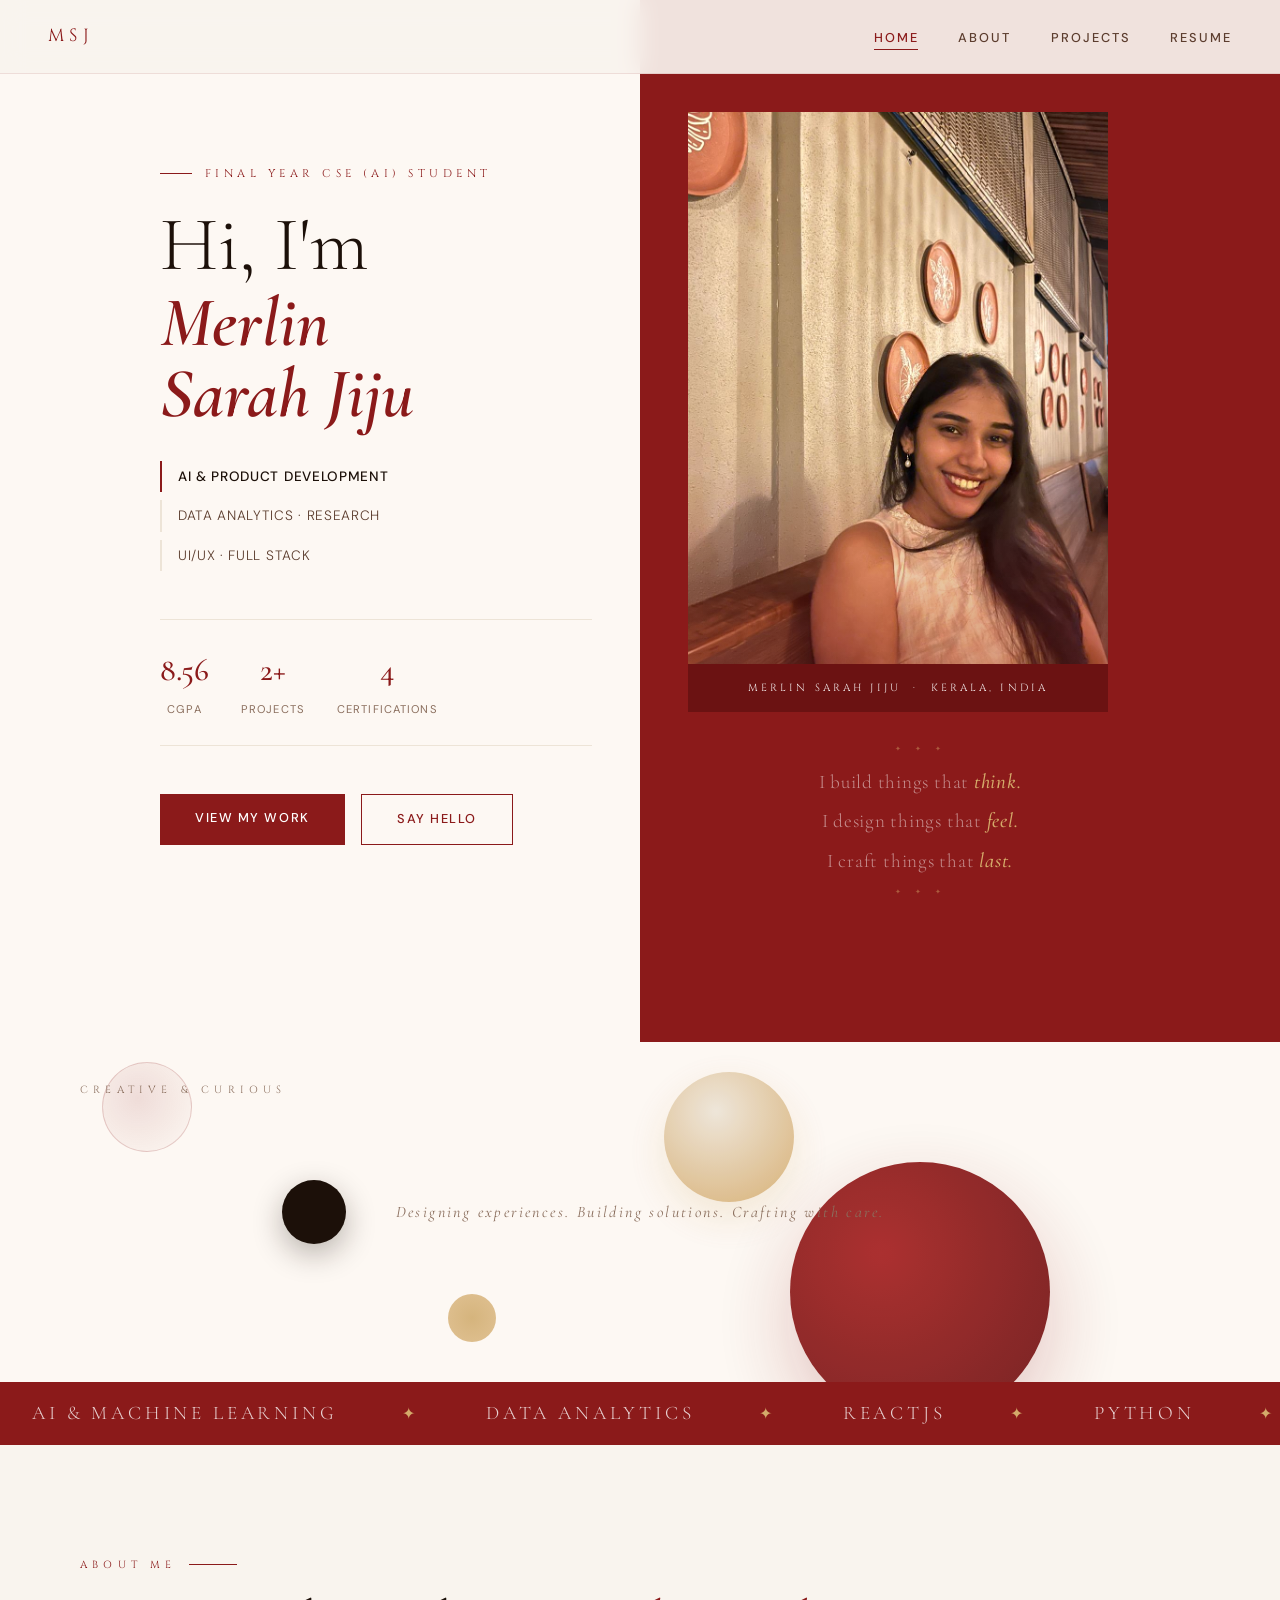
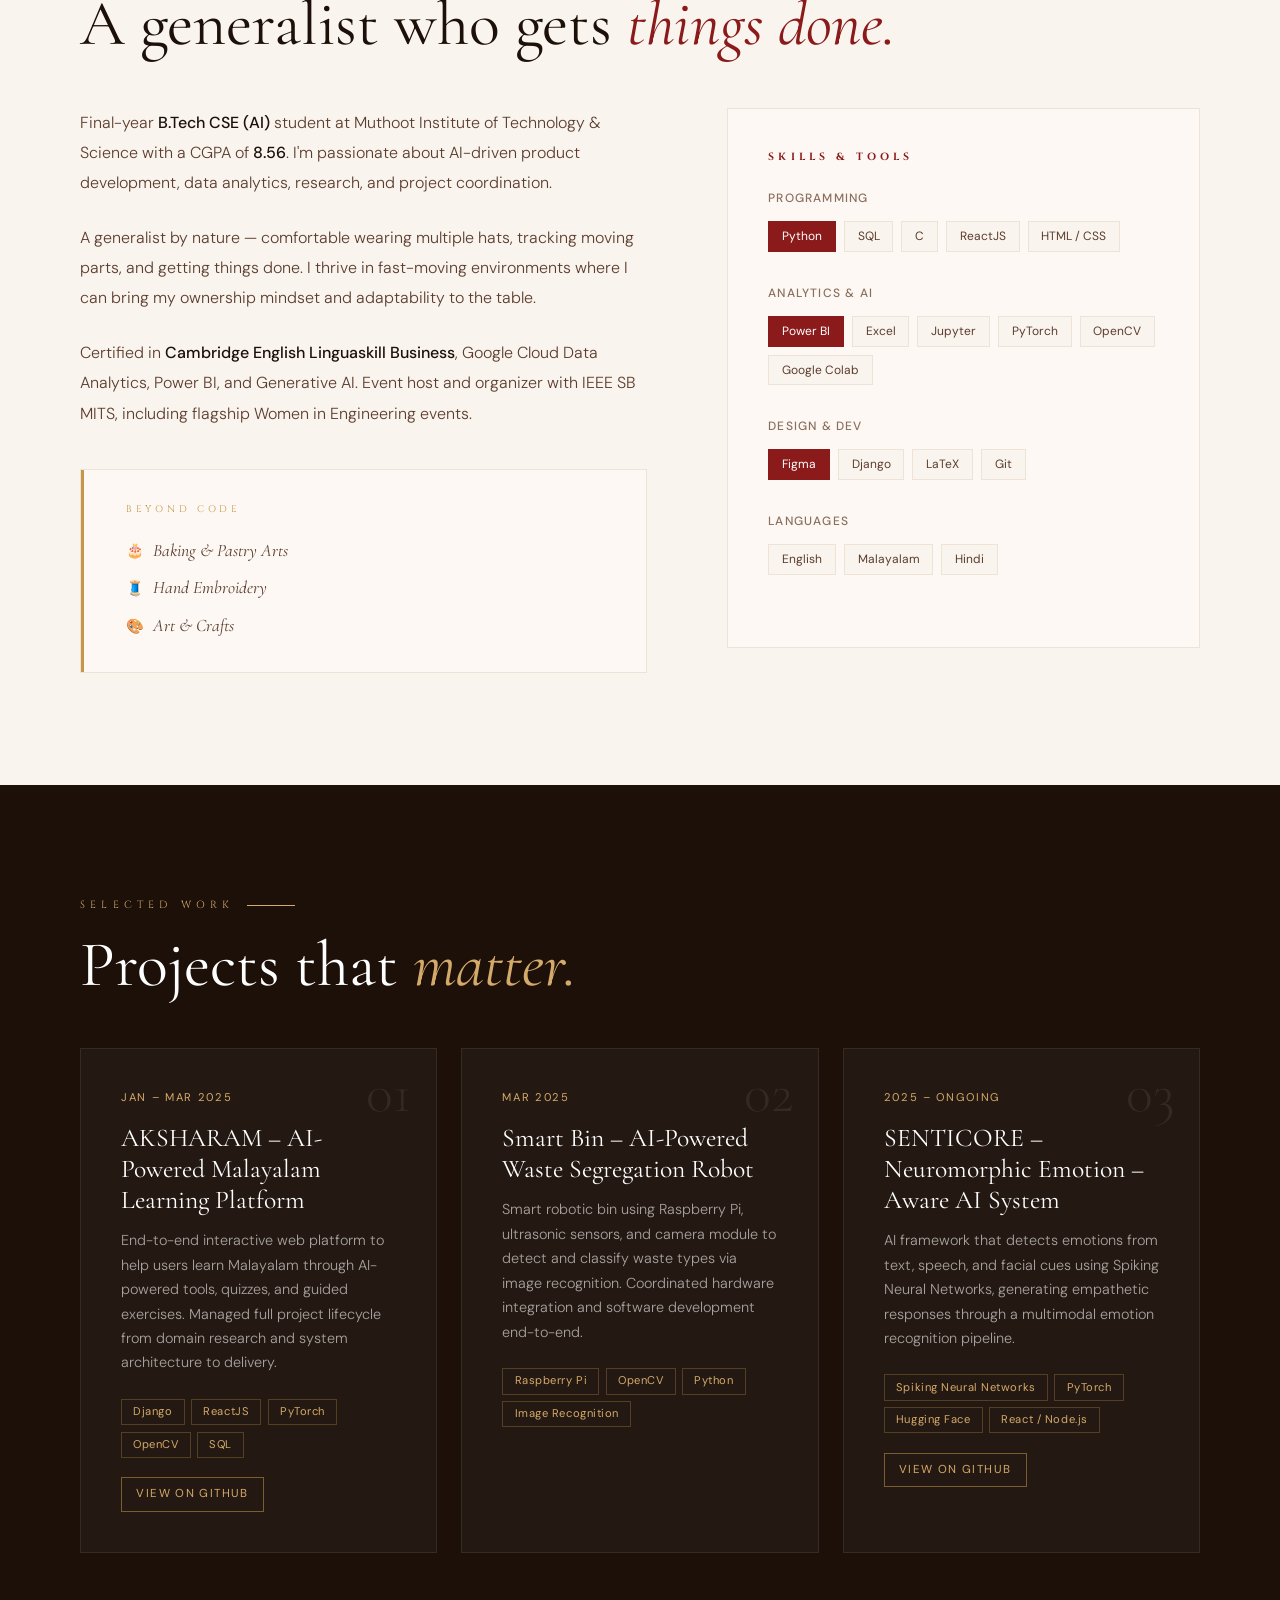
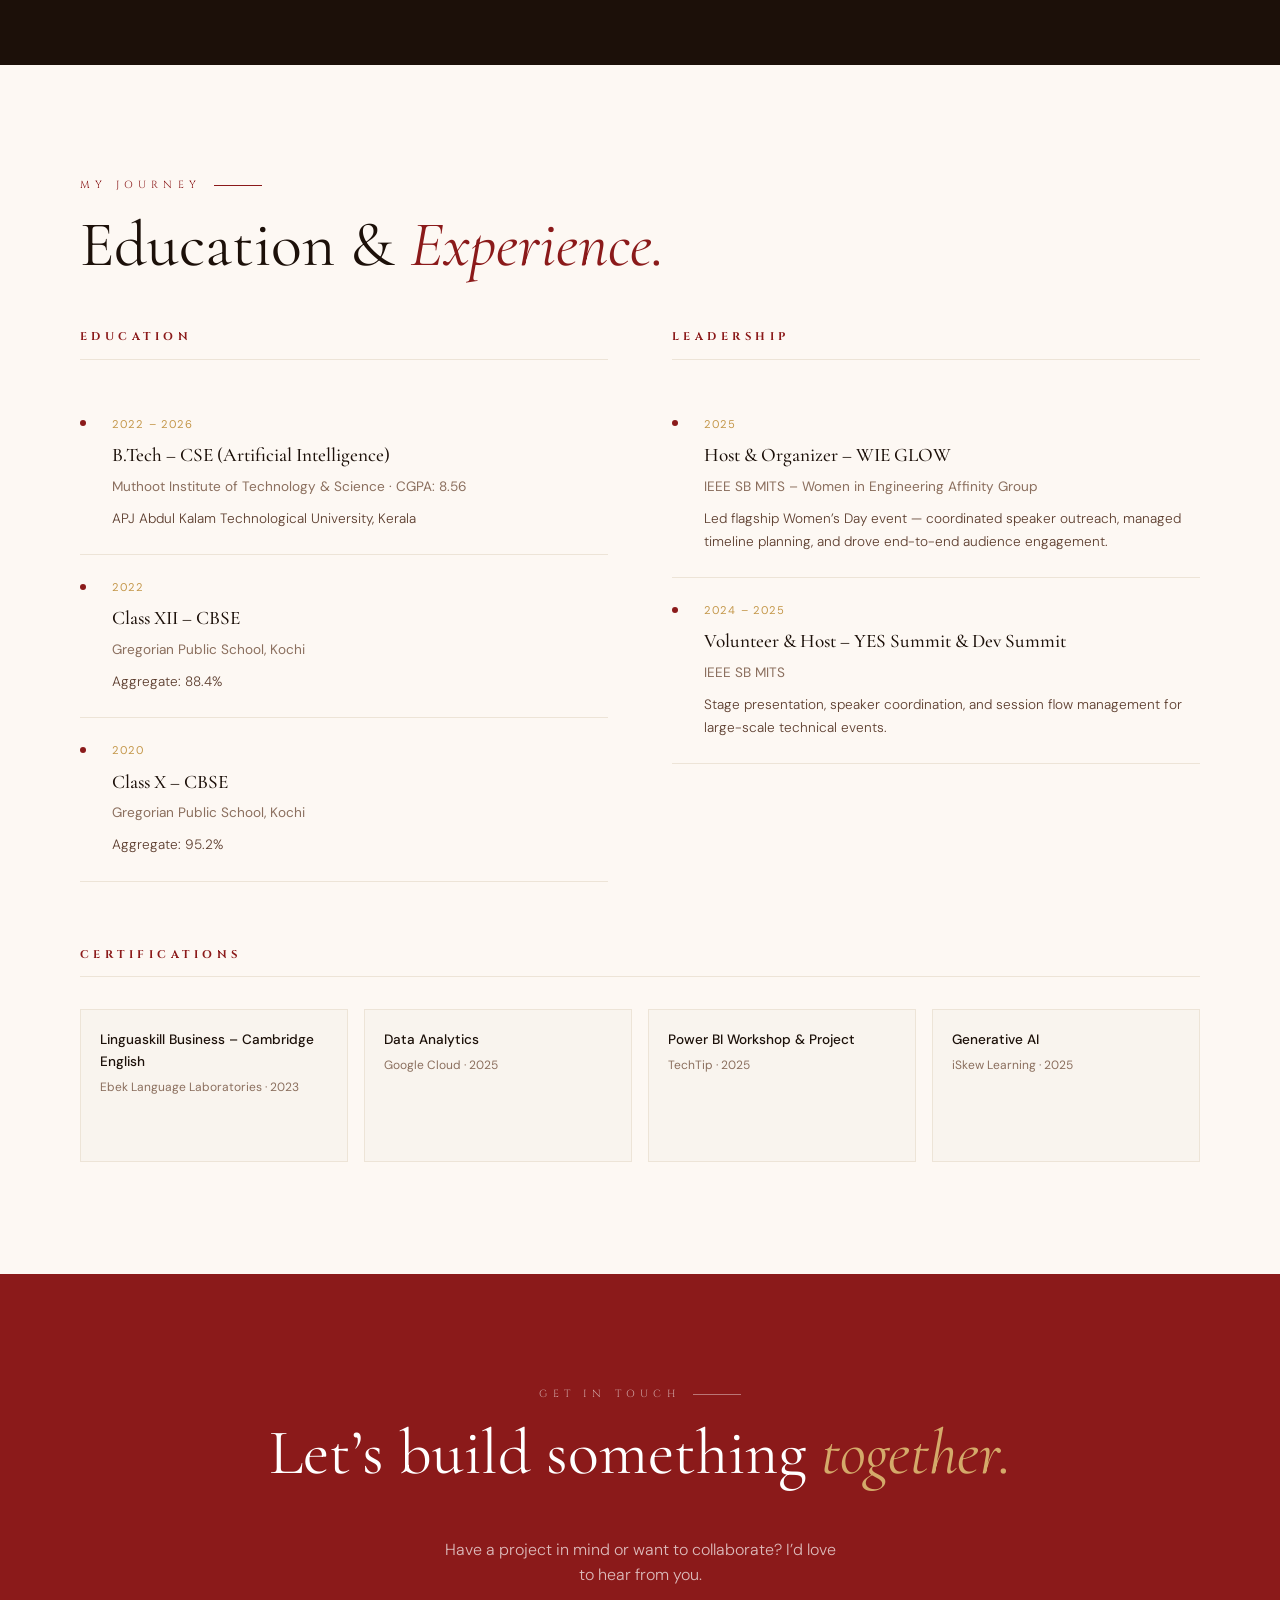
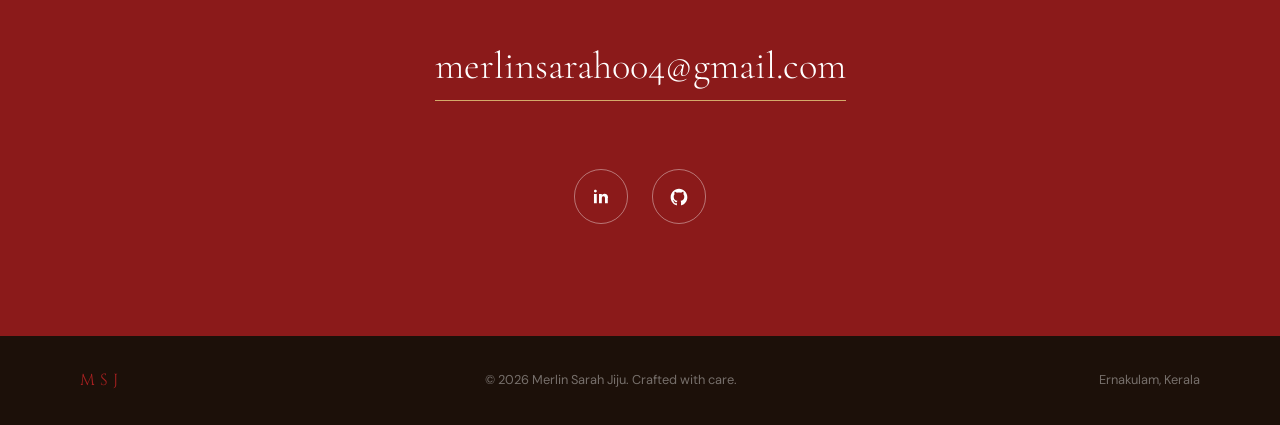
<file: merlin-portfolio/index.html>
<!DOCTYPE html>
<html lang="en">
<head>
    <meta charset="UTF-8">
    <meta name="viewport" content="width=device-width, initial-scale=1.0">
    <title>Merlin Sarah Jiju | Portfolio</title>

    <!-- Google Fonts -->
    <link rel="preconnect" href="https://fonts.googleapis.com">
    <link rel="preconnect" href="https://fonts.gstatic.com" crossorigin>
    <link href="https://fonts.googleapis.com/css2?family=Cormorant+Garamond:ital,wght@0,300;0,400;0,500;0,600;1,300;1,400&family=DM+Sans:wght@300;400;500&family=Cinzel:wght@400;500&display=swap" rel="stylesheet">

    <!-- Stylesheet -->
    <link rel="stylesheet" href="assets/css/styles.css">
</head>
<body>

    <!-- ══════════════════════════════════
         NAVIGATION
    ══════════════════════════════════ -->
    <nav id="navbar">
        <div class="nav-logo">MSJ</div>
        <ul class="nav-links">
            <li><a href="#home">Home</a></li>
            <li><a href="#about">About</a></li>
            <li><a href="#projects">Projects</a></li>
            <li><a href="#resume">Resume</a></li>
            
        </ul>
    </nav>

    <!-- ══════════════════════════════════
         HERO SECTION
    ══════════════════════════════════ -->
    <section id="home">

        <!-- Left — Text Content -->
        <div class="hero-left">
            <div class="hero-eyebrow">Final Year CSE (AI) Student</div>
            <div class="hero-greeting">Hi, I'm</div>
            <div class="hero-name">Merlin<br>Sarah Jiju</div>

            <div class="hero-taglines">
                <div class="hero-role highlight">AI &amp; Product Development</div>
                <div class="hero-role">Data Analytics &middot; Research</div>
                <div class="hero-role">UI/UX &middot; Full Stack</div>
            </div>

            <div class="hero-stats">
                <div class="stat">
                    <span class="stat-num">8.56</span>
                    <span class="stat-label">CGPA</span>
                </div>
                <div class="stat">
                    <span class="stat-num">2+</span>
                    <span class="stat-label">Projects</span>
                </div>
                <div class="stat">
                    <span class="stat-num">4</span>
                    <span class="stat-label">Certifications</span>
                </div>
            </div>

            <div class="hero-cta">
                <a href="#projects" class="btn-primary">View My Work</a>
                <a href="mailto:merlinsarah004@gmail.com" class="btn-secondary">Say Hello</a>
            </div>
        </div>

        <!-- Right — Photo -->
        <div class="hero-right">
            <div class="photo-container">
                <div class="photo-frame">
                    <!-- 📸 Replace merlin.jpg with any updated photo in assets/images/ -->
                    <img src="assets/images/merlin.jpg" alt="Merlin Sarah Jiju">
                    <div class="photo-overlay"></div>
                    <div class="photo-caption">Merlin Sarah Jiju &nbsp;&middot;&nbsp; Kerala, India</div>
                </div>
            </div>
            <!-- ✦ Manifesto ✦ -->
            <div class="manifesto">
                <div class="manifesto-ornament">&#10022;&nbsp;&nbsp;&#10022;&nbsp;&nbsp;&#10022;</div>
                <p class="manifesto-line manifesto-line-1">I build things that <em>think.</em></p>
                <p class="manifesto-line manifesto-line-2">I design things that <em>feel.</em></p>
                <p class="manifesto-line manifesto-line-3">I craft things that <em>last.</em></p>
                <div class="manifesto-ornament">&#10022;&nbsp;&nbsp;&#10022;&nbsp;&nbsp;&#10022;</div>
            </div>
        </div>
        

    </section>

    <!-- ══════════════════════════════════
         ANIMATED FLOATING ORBS
         (Decorative section between Hero & Marquee)
    ══════════════════════════════════ -->
    <div class="orbs-section">
        <span class="orbs-label">Creative &amp; Curious</span>
        <div class="orb-field">
            <div class="orb orb-1"></div>
            <div class="orb orb-2"></div>
            <div class="orb orb-3"></div>
            <div class="orb orb-4"></div>
            <div class="orb orb-5"></div>
        </div>
        <div class="orb-tagline">
            <span>Designing experiences. Building solutions. Crafting with care.</span>
        </div>
    </div>

    <!-- ══════════════════════════════════
         SCROLLING SKILLS MARQUEE
    ══════════════════════════════════ -->
    <div class="marquee-section">
        <div class="marquee-track">
            <span>AI &amp; Machine Learning</span><span class="dot">&#10022;</span>
            <span>Data Analytics</span><span class="dot">&#10022;</span>
            <span>ReactJS</span><span class="dot">&#10022;</span>
            <span>Python</span><span class="dot">&#10022;</span>
            <span>Power BI</span><span class="dot">&#10022;</span>
            <span>Product Development</span><span class="dot">&#10022;</span>
            <span>Research &amp; Outreach</span><span class="dot">&#10022;</span>
            <span>Figma</span><span class="dot">&#10022;</span>
            <span>IEEE Student Branch</span><span class="dot">&#10022;</span>
            <!-- Duplicate for seamless loop -->
            <span>AI &amp; Machine Learning</span><span class="dot">&#10022;</span>
            <span>Data Analytics</span><span class="dot">&#10022;</span>
            <span>ReactJS</span><span class="dot">&#10022;</span>
            <span>Python</span><span class="dot">&#10022;</span>
            <span>Power BI</span><span class="dot">&#10022;</span>
            <span>Product Development</span><span class="dot">&#10022;</span>
            <span>Research &amp; Outreach</span><span class="dot">&#10022;</span>
            <span>Figma</span><span class="dot">&#10022;</span>
            <span>IEEE Student Branch</span><span class="dot">&#10022;</span>
        </div>
    </div>

    <!-- ══════════════════════════════════
         ABOUT SECTION
    ══════════════════════════════════ -->
    <section id="about">

        <div class="section-label reveal">About Me</div>
        <h2 class="section-title reveal">A generalist who gets <em>things done.</em></h2>

        <div class="about-grid">

            <!-- Left — Bio Text + Beyond Code -->
            <div class="about-body">
                <p class="reveal">
                    Final-year <strong>B.Tech CSE (AI)</strong> student at Muthoot Institute of Technology &amp; Science
                    with a CGPA of <strong>8.56</strong>. I'm passionate about AI-driven product development,
                    data analytics, research, and project coordination.
                </p>
                <p class="reveal reveal-delay-1">
                    A generalist by nature &mdash; comfortable wearing multiple hats, tracking moving parts,
                    and getting things done. I thrive in fast-moving environments where I can bring my
                    ownership mindset and adaptability to the table.
                </p>
                <p class="reveal reveal-delay-2">
                    Certified in <strong>Cambridge English Linguaskill Business</strong>, Google Cloud Data
                    Analytics, Power BI, and Generative AI. Event host and organizer with IEEE SB MITS,
                    including flagship Women in Engineering events.
                </p>

                <!-- Beyond Code — personal interests card -->
                <div class="beyond-code reveal reveal-delay-3">
                    <div class="beyond-code-label">Beyond Code</div>
                    <div class="beyond-items">
                        <div class="beyond-item">
                            <span class="icon">🎂</span> Baking &amp; Pastry Arts
                        </div>
                        <div class="beyond-item">
                            <span class="icon">🧵</span> Hand Embroidery
                        </div>
                        <div class="beyond-item">
                            <span class="icon">🎨</span> Art &amp; Crafts
                        </div>
                    </div>
                </div>
            </div>

            <!-- Right — Skills Panel -->
            <div class="skills-panel reveal">
                <h4>Skills &amp; Tools</h4>

                <div class="skill-group">
                    <div class="skill-group-name">Programming</div>
                    <div class="skill-tags">
                        <span class="tag crimson">Python</span>
                        <span class="tag">SQL</span>
                        <span class="tag">C</span>
                        <span class="tag">ReactJS</span>
                        <span class="tag">HTML / CSS</span>
                    </div>
                </div>

                <div class="skill-group">
                    <div class="skill-group-name">Analytics &amp; AI</div>
                    <div class="skill-tags">
                        <span class="tag crimson">Power BI</span>
                        <span class="tag">Excel</span>
                        <span class="tag">Jupyter</span>
                        <span class="tag">PyTorch</span>
                        <span class="tag">OpenCV</span>
                        <span class="tag">Google Colab</span>
                    </div>
                </div>

                <div class="skill-group">
                    <div class="skill-group-name">Design &amp; Dev</div>
                    <div class="skill-tags">
                        <span class="tag crimson">Figma</span>
                        <span class="tag">Django</span>
                        <span class="tag">LaTeX</span>
                        <span class="tag">Git</span>
                    </div>
                </div>

                <div class="skill-group">
                    <div class="skill-group-name">Languages</div>
                    <div class="skill-tags">
                        <span class="tag">English</span>
                        <span class="tag">Malayalam</span>
                        <span class="tag">Hindi</span>
                    </div>
                </div>
            </div>

        </div>
    </section>

    <!-- ══════════════════════════════════
         PROJECTS SECTION
    ══════════════════════════════════ -->
    <section id="projects">

        <div class="section-label reveal">Selected Work</div>
        <h2 class="section-title reveal">Projects that <em>matter.</em></h2>

        <div class="projects-grid">

            <!-- Project 1 -->
            <div class="project-card reveal">
                <div class="project-num">01</div>
                <div class="project-period">Jan &ndash; Mar 2025</div>
                <h3 class="project-title">AKSHARAM &ndash; AI-Powered Malayalam Learning Platform</h3>
                <p class="project-desc">
                    End-to-end interactive web platform to help users learn Malayalam through AI-powered
                    tools, quizzes, and guided exercises. Managed full project lifecycle from domain
                    research and system architecture to delivery.
                </p>
                <div class="project-tech">
                    <span class="tech-chip">Django</span>
                    <span class="tech-chip">ReactJS</span>
                    <span class="tech-chip">PyTorch</span>
                    <span class="tech-chip">OpenCV</span>
                    <span class="tech-chip">SQL</span>
                </div>
                <a href="https://github.com/merlinn004/aksharam" class="project-link" target="_blank" rel="noopener">View on GitHub</a>
            </div>

            <!-- Project 2 -->
            <div class="project-card reveal reveal-delay-1">
                <div class="project-num">02</div>
                <div class="project-period">Mar 2025</div>
                <h3 class="project-title">Smart Bin &ndash; AI-Powered Waste Segregation Robot</h3>
                <p class="project-desc">
                    Smart robotic bin using Raspberry Pi, ultrasonic sensors, and camera module to detect
                    and classify waste types via image recognition. Coordinated hardware integration and
                    software development end-to-end.
                </p>
                <div class="project-tech">
                    <span class="tech-chip">Raspberry Pi</span>
                    <span class="tech-chip">OpenCV</span>
                    <span class="tech-chip">Python</span>
                    <span class="tech-chip">Image Recognition</span>
                </div>
            </div>

            <!-- Project 3 -->
            <div class="project-card reveal reveal-delay-2">
                <div class="project-num">03</div>
                <div class="project-period">2025 &ndash; Ongoing</div>
                <h3 class="project-title">SENTICORE &ndash; Neuromorphic Emotion &ndash; Aware AI System</h3>
                <p class="project-desc">
                    AI framework that detects emotions from text, speech, and facial cues using Spiking Neural Networks, generating empathetic responses through a multimodal emotion recognition pipeline.
                </p>
                <div class="project-tech">
                    <span class="tech-chip">Spiking Neural Networks</span>
                    <span class="tech-chip">PyTorch</span>
                    <span class="tech-chip">Hugging Face</span>
                    <span class="tech-chip">React / Node.js</span>
                </div>
                <a href="https://github.com/merlinn004/Main-Project" class="project-link" target="_blank" rel="noopener">View on GitHub</a>
            </div>

        </div>
    </section>

    <!-- ══════════════════════════════════
         RESUME SECTION
    ══════════════════════════════════ -->
    <section id="resume">

        <div class="section-label reveal">My Journey</div>
        <h2 class="section-title reveal">Education &amp; <em>Experience.</em></h2>

        <div class="resume-grid">

            <!-- Education Column -->
            <div class="resume-col">
                <h3>Education</h3>

                <div class="resume-item reveal">
                    <div class="resume-date">2022 &ndash; 2026</div>
                    <div class="resume-title">B.Tech &ndash; CSE (Artificial Intelligence)</div>
                    <div class="resume-org">Muthoot Institute of Technology &amp; Science &middot; CGPA: 8.56</div>
                    <div class="resume-desc">APJ Abdul Kalam Technological University, Kerala</div>
                </div>

                <div class="resume-item reveal">
                    <div class="resume-date">2022</div>
                    <div class="resume-title">Class XII &ndash; CBSE</div>
                    <div class="resume-org">Gregorian Public School, Kochi</div>
                    <div class="resume-desc">Aggregate: 88.4%</div>
                </div>

                <div class="resume-item reveal">
                    <div class="resume-date">2020</div>
                    <div class="resume-title">Class X &ndash; CBSE</div>
                    <div class="resume-org">Gregorian Public School, Kochi</div>
                    <div class="resume-desc">Aggregate: 95.2%</div>
                </div>
            </div>

            <!-- Leadership Column -->
            <div class="resume-col">
                <h3>Leadership</h3>

                <div class="resume-item reveal">
                    <div class="resume-date">2025</div>
                    <div class="resume-title">Host &amp; Organizer &ndash; WIE GLOW</div>
                    <div class="resume-org">IEEE SB MITS &ndash; Women in Engineering Affinity Group</div>
                    <div class="resume-desc">
                        Led flagship Women&rsquo;s Day event &mdash; coordinated speaker outreach, managed
                        timeline planning, and drove end-to-end audience engagement.
                    </div>
                </div>

                <div class="resume-item reveal">
                    <div class="resume-date">2024 &ndash; 2025</div>
                    <div class="resume-title">Volunteer &amp; Host &ndash; YES Summit &amp; Dev Summit</div>
                    <div class="resume-org">IEEE SB MITS</div>
                    <div class="resume-desc">
                        Stage presentation, speaker coordination, and session flow management
                        for large-scale technical events.
                    </div>
                </div>
            </div>

        </div>

        <!-- Certifications -->
        <div class="cert-grid reveal">
            <h3>Certifications</h3>
            <div class="cert-items">
                <div class="cert-item">
                    <div class="cert-name">Linguaskill Business &ndash; Cambridge English</div>
                    <div class="cert-issuer">Ebek Language Laboratories &middot; 2023</div>
                    <a class="cert-view-btn" href="assets/images/linguaskill.pdf" target="_blank" rel="noopener">View Certificate</a>
                </div>
                <div class="cert-item">
                    <div class="cert-name">Data Analytics</div>
                    <div class="cert-issuer">Google Cloud &middot; 2025</div>
                    <a class="cert-view-btn" href="assets/images/Google%20cloud%20.pdf" target="_blank" rel="noopener">View Certificate</a>
                </div>
                <div class="cert-item">
                    <div class="cert-name">Power BI Workshop &amp; Project</div>
                    <div class="cert-issuer">TechTip &middot; 2025</div>
                    <a class="cert-view-btn" href="assets/images/PowerBI.pdf" target="_blank" rel="noopener">View Certificate</a>
                </div>
                <div class="cert-item">
                    <div class="cert-name">Generative AI</div>
                    <div class="cert-issuer">iSkew Learning &middot; 2025</div>
                    <a class="cert-view-btn" href="assets/images/Gen%20AI.pdf" target="_blank" rel="noopener">View Certificate</a>
                </div>
            </div>
        </div>

    </section>

    <!-- ══════════════════════════════════
         CONTACT SECTION
    ══════════════════════════════════ -->
    <section id="contact">
        <div class="section-label">Get In Touch</div>
        <h2 class="section-title">Let&rsquo;s build something <em>together.</em></h2>
        <p class="contact-subtext">Have a project in mind or want to collaborate? I&rsquo;d love to hear from you.</p>
        <a href="mailto:merlinsarah004@gmail.com" class="contact-email">merlinsarah004@gmail.com</a>
        <div class="social-row">
            <a href="https://www.linkedin.com/in/merlin-jiju004/" class="social-btn" target="_blank" rel="noopener" aria-label="LinkedIn profile">
                <svg viewBox="0 0 24 24" aria-hidden="true" focusable="false">
                    <path d="M6.94 8.5H3.56V19.5H6.94V8.5ZM5.25 3.25C4.17 3.25 3.5 3.96 3.5 4.89C3.5 5.8 4.15 6.53 5.21 6.53H5.23C6.33 6.53 7 5.8 7 4.89C6.98 3.96 6.33 3.25 5.25 3.25ZM20.5 13.19C20.5 9.81 18.69 8.24 16.28 8.24C14.34 8.24 13.47 9.31 12.99 10.06V8.5H9.62C9.66 9.53 9.62 19.5 9.62 19.5H12.99V13.36C12.99 13.03 13.01 12.7 13.11 12.46C13.37 11.8 13.96 11.11 14.96 11.11C16.27 11.11 16.79 12.11 16.79 13.58V19.5H20.16V13.19H20.5Z" fill="currentColor"/>
                </svg>
            </a>
            <a href="https://github.com/merlinn004" class="social-btn" target="_blank" rel="noopener" aria-label="GitHub profile">
                <svg viewBox="0 0 24 24" aria-hidden="true" focusable="false">
                    <path d="M12 2C6.48 2 2 6.59 2 12.25C2 16.78 4.87 20.62 8.84 21.98C9.34 22.08 9.52 21.76 9.52 21.49C9.52 21.25 9.51 20.45 9.5 19.4C6.73 20.02 6.14 18.18 6.14 18.18C5.68 16.96 5.03 16.63 5.03 16.63C4.12 15.99 5.1 16.01 5.1 16.01C6.11 16.08 6.64 17.07 6.64 17.07C7.54 18.65 9 18.19 9.57 17.91C9.67 17.24 9.92 16.78 10.2 16.52C7.99 16.26 5.67 15.37 5.67 11.4C5.67 10.27 6.06 9.35 6.71 8.62C6.61 8.36 6.26 7.29 6.81 5.84C6.81 5.84 7.65 5.57 9.5 6.86C10.3 6.63 11.15 6.52 12 6.52C12.85 6.52 13.7 6.63 14.5 6.86C16.35 5.57 17.19 5.84 17.19 5.84C17.74 7.29 17.39 8.36 17.29 8.62C17.94 9.35 18.33 10.27 18.33 11.4C18.33 15.38 16 16.25 13.79 16.51C14.14 16.82 14.46 17.43 14.46 18.38C14.46 19.74 14.45 20.96 14.45 21.49C14.45 21.76 14.63 22.09 15.14 21.98C19.11 20.61 22 16.78 22 12.25C22 6.59 17.52 2 12 2Z" fill="currentColor"/>
                </svg>
            </a>
        </div>
    </section>

    <!-- ══════════════════════════════════
         FOOTER
    ══════════════════════════════════ -->
    <footer>
        <div class="footer-logo">MSJ</div>
        <p>&copy; 2026 Merlin Sarah Jiju. Crafted with care.</p>
        <p>Ernakulam, Kerala</p>
    </footer>

    <!-- JavaScript -->
    <script src="assets/js/script.js"></script>

</body>
</html>
</file>
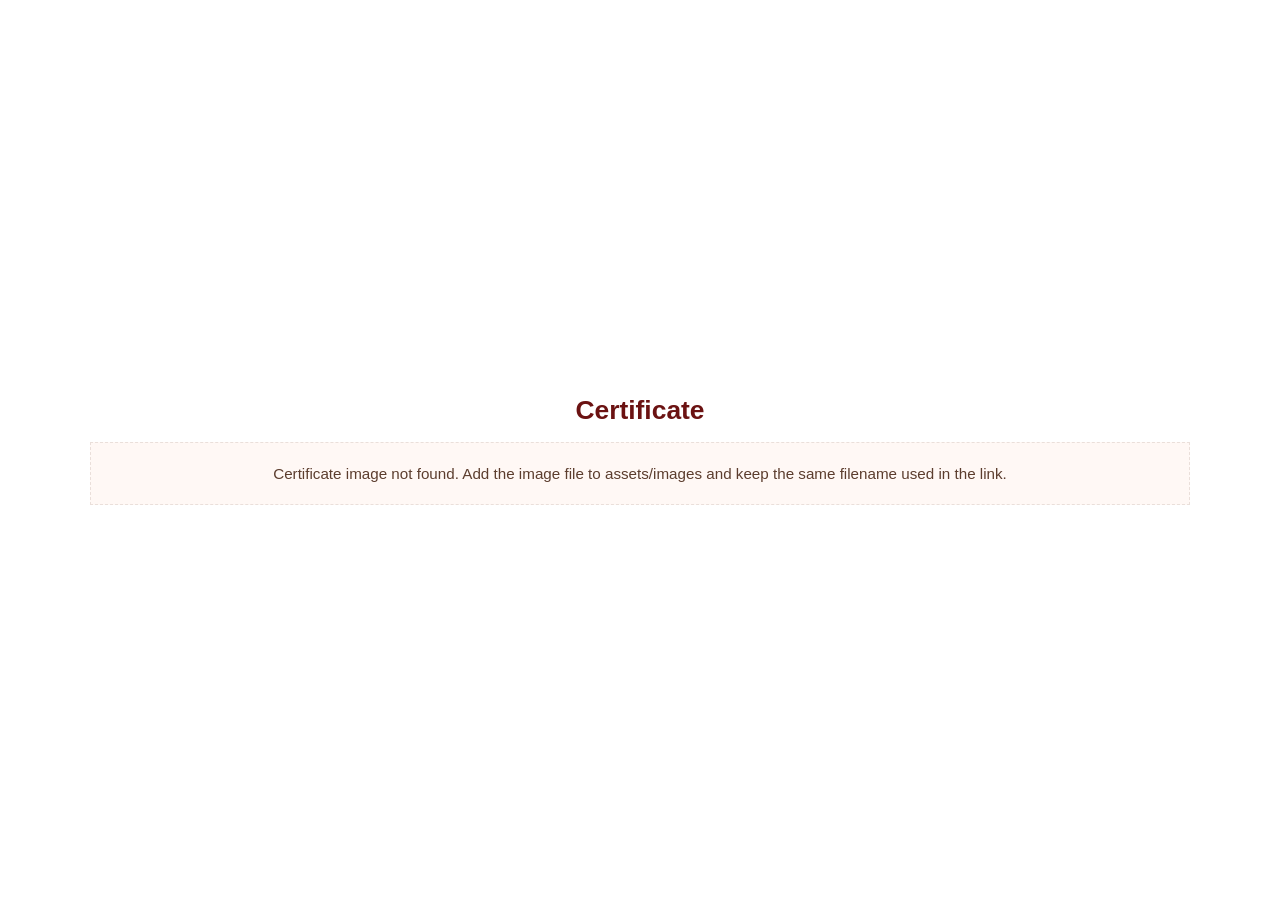
<file: merlin-portfolio/certificate-view.html>
<!DOCTYPE html>
<html lang="en">
<head>
    <meta charset="UTF-8">
    <meta name="viewport" content="width=device-width, initial-scale=1.0">
    <title>Certificate View</title>
    <style>
        :root {
            --bg: #ffffff;
            --text: #1c1009;
            --accent: #6B1212;
            --edge: #eadfda;
        }

        * {
            box-sizing: border-box;
        }

        body {
            margin: 0;
            min-height: 100vh;
            background: var(--bg);
            color: var(--text);
            font-family: "DM Sans", "Segoe UI", sans-serif;
            display: grid;
            place-items: center;
            padding: 24px;
        }

        .viewer {
            width: min(1100px, 100%);
            text-align: center;
        }

        h1 {
            margin: 0 0 16px;
            font-size: clamp(1.15rem, 2.3vw, 1.65rem);
            color: var(--accent);
            font-weight: 600;
        }

        .certificate-image {
            width: min(100%, 950px);
            max-height: 84vh;
            object-fit: contain;
            border: 1px solid var(--edge);
            box-shadow: 0 12px 30px rgba(107, 18, 18, 0.15);
            background: #fff;
        }

        .empty {
            border: 1px dashed var(--edge);
            padding: 22px;
            font-size: 0.95rem;
            color: #5c3d2e;
            background: #fff8f5;
        }
    </style>
</head>
<body>
    <main class="viewer">
        <h1 id="certTitle">Certificate</h1>
        <img id="certImage" class="certificate-image" alt="Certificate image">
        <div id="emptyState" class="empty" hidden>
            Certificate image not found. Add the image file to assets/images and keep the same filename used in the link.
        </div>
    </main>

    <script>
        const params = new URLSearchParams(window.location.search);
        const title = params.get("title") || "Certificate";
        const imagePath = params.get("img");

        const titleEl = document.getElementById("certTitle");
        const imageEl = document.getElementById("certImage");
        const emptyEl = document.getElementById("emptyState");

        titleEl.textContent = title;

        if (!imagePath) {
            imageEl.hidden = true;
            emptyEl.hidden = false;
        } else {
            imageEl.src = imagePath;
            imageEl.alt = title;
            imageEl.addEventListener("error", () => {
                imageEl.hidden = true;
                emptyEl.hidden = false;
            });
            imageEl.addEventListener("load", () => {
                imageEl.hidden = false;
                emptyEl.hidden = true;
            });
        }
    </script>
</body>
</html>
</file>
<file: merlin-portfolio/assets/css/styles.css>
/* ============================================
   MERLIN SARAH JIJU — PORTFOLIO STYLESHEET
   Color Palette: Crimson · Cream · Gold
   ============================================ */

/* ── CSS VARIABLES ── */
:root {
    --crimson:        #8B1A1A;
    --crimson-deep:   #6B1212;
    --crimson-light:  #A52020;
    --cream:          #F9F4EE;
    --warm-white:     #FDF8F3;
    --parchment:      #EDE4D7;
    --dark:           #1C1009;
    --text-mid:       #5C3D2E;
    --text-light:     #8B6F5E;
    --gold:           #C4974A;
    --gold-light:     #D4AA6A;
}

/* ── RESET & BASE ── */
* {
    margin: 0;
    padding: 0;
    box-sizing: border-box;
}

html {
    scroll-behavior: smooth;
}

body {
    font-family: 'DM Sans', sans-serif;
    background: var(--cream);
    color: var(--dark);
    overflow-x: hidden;
    line-height: 1.6;
}

/* ── NAVBAR ── */
nav {
    position: fixed;
    top: 0; left: 0; right: 0;
    z-index: 999;
    display: flex;
    justify-content: space-between;
    align-items: center;
    padding: 1.4rem 3rem;
    background: rgba(249, 244, 238, 0.92);
    backdrop-filter: blur(12px);
    border-bottom: 1px solid rgba(139, 26, 26, 0.1);
    transition: all 0.3s ease;
}

nav.scrolled {
    padding: 1rem 3rem;
    box-shadow: 0 2px 30px rgba(139, 26, 26, 0.08);
}

.nav-logo {
    font-family: 'Cinzel', serif;
    font-size: 1.1rem;
    letter-spacing: 0.3em;
    color: var(--crimson);
    text-decoration: none;
}

.nav-links {
    display: flex;
    gap: 2.5rem;
    list-style: none;
}

.nav-links a {
    font-family: 'DM Sans', sans-serif;
    font-size: 0.8rem;
    font-weight: 500;
    letter-spacing: 0.15em;
    text-transform: uppercase;
    color: var(--text-mid);
    text-decoration: none;
    position: relative;
    transition: color 0.3s;
}

.nav-links a::after {
    content: '';
    position: absolute;
    bottom: -4px; left: 0;
    width: 0; height: 1px;
    background: var(--crimson);
    transition: width 0.3s ease;
}

.nav-links a:hover,
.nav-links a.active {
    color: var(--crimson);
}

.nav-links a:hover::after,
.nav-links a.active::after {
    width: 100%;
}

/* ── HERO SECTION ── */
#home {
    min-height: 100vh;
    display: grid;
    grid-template-columns: 1fr 1fr;
    padding-top: 80px;
    background: var(--warm-white);
    position: relative;
    overflow: hidden;
}

/* Crimson background panel for the right side */
#home::before {
    content: '';
    position: absolute;
    top: 0; right: 0;
    width: 50%; height: 100%;
    background: var(--crimson);
    z-index: 0;
}

/* ── HERO LEFT ── */
.hero-left {
    position: relative;
    z-index: 2;
    display: flex;
    flex-direction: column;
    justify-content: center;
    padding: 4rem 3rem 4rem 5rem;
}

.hero-eyebrow {
    font-family: 'Cinzel', serif;
    font-size: 0.7rem;
    letter-spacing: 0.4em;
    text-transform: uppercase;
    color: var(--crimson);
    margin-bottom: 1.5rem;
    display: flex;
    align-items: center;
    gap: 0.8rem;
}

.hero-eyebrow::before {
    content: '';
    width: 2rem; height: 1px;
    background: var(--crimson);
    flex-shrink: 0;
}

.hero-greeting {
    font-family: 'Cormorant Garamond', serif;
    font-size: clamp(3rem, 6vw, 5.5rem);
    font-weight: 300;
    line-height: 1;
    color: var(--dark);
    margin-bottom: 0.3rem;
}

.hero-name {
    font-family: 'Cormorant Garamond', serif;
    font-size: clamp(2.8rem, 5.5vw, 5rem);
    font-weight: 600;
    font-style: italic;
    line-height: 1;
    color: var(--crimson);
    margin-bottom: 2rem;
}

.hero-taglines {
    margin-bottom: 2.5rem;
}

.hero-role {
    font-size: 0.85rem;
    font-weight: 300;
    letter-spacing: 0.05em;
    color: var(--text-mid);
    padding: 0.3rem 0 0.3rem 1rem;
    border-left: 2px solid var(--parchment);
    margin-bottom: 0.5rem;
    text-transform: uppercase;
}

.hero-role.highlight {
    border-color: var(--crimson);
    color: var(--dark);
    font-weight: 500;
}

.hero-stats {
    display: flex;
    gap: 2rem;
    margin-bottom: 3rem;
    padding: 1.5rem 0;
    border-top: 1px solid var(--parchment);
    border-bottom: 1px solid var(--parchment);
}

.stat {
    text-align: center;
}

.stat-num {
    font-family: 'Cormorant Garamond', serif;
    font-size: 2rem;
    font-weight: 500;
    color: var(--crimson);
    display: block;
}

.stat-label {
    font-size: 0.7rem;
    letter-spacing: 0.1em;
    text-transform: uppercase;
    color: var(--text-light);
}

.hero-cta {
    display: flex;
    gap: 1rem;
    flex-wrap: wrap;
}

/* ── BUTTONS ── */
.btn-primary {
    padding: 0.9rem 2.2rem;
    background: var(--crimson);
    color: white;
    border: none;
    font-family: 'DM Sans', sans-serif;
    font-size: 0.8rem;
    font-weight: 500;
    letter-spacing: 0.12em;
    text-transform: uppercase;
    text-decoration: none;
    cursor: pointer;
    transition: all 0.3s ease;
    display: inline-block;
}

.btn-primary:hover {
    background: var(--crimson-deep);
    transform: translateY(-2px);
    box-shadow: 0 8px 25px rgba(139, 26, 26, 0.3);
}

.btn-secondary {
    padding: 0.9rem 2.2rem;
    background: transparent;
    color: var(--crimson);
    border: 1px solid var(--crimson);
    font-family: 'DM Sans', sans-serif;
    font-size: 0.8rem;
    font-weight: 500;
    letter-spacing: 0.12em;
    text-transform: uppercase;
    text-decoration: none;
    cursor: pointer;
    transition: all 0.3s ease;
    display: inline-block;
}

.btn-secondary:hover {
    background: var(--crimson);
    color: white;
}

/* ── HERO RIGHT (PHOTO) ── */
.hero-right {
    position: relative;
    z-index: 2;
    display: flex;
    flex-direction: column;  
    align-items: flex-start;      /* image anchors to top */
    justify-content: center;      /* horizontally centered */
    padding: 2rem 3rem 0;
}

.photo-container {
    position: relative;
    width: 100%;
    max-width: 420px;
}

.photo-frame {
    position: relative;
    overflow: hidden;
}

.photo-frame img {
    width: 100%;
    height: 600px;
    object-fit: cover;
    object-position: top center;
    display: block;
    filter: contrast(1.05) saturate(0.9);
    mix-blend-mode: multiply;
}

.photo-overlay {
    position: absolute;
    bottom: 0; left: 0; right: 0;
    height: 40%;
    background: linear-gradient(to top, var(--crimson) 0%, transparent 100%);
    opacity: 0.4;
    pointer-events: none;
}

.photo-caption {
    position: absolute;
    bottom: -1px; left: 0; right: 0;
    background: var(--crimson-deep);
    color: rgba(255, 255, 255, 0.9);
    text-align: center;
    padding: 1rem;
    font-family: 'Cinzel', serif;
    font-size: 0.65rem;
    letter-spacing: 0.3em;
    text-transform: uppercase;
}
/* ── MANIFESTO ── */
.manifesto {
    display: flex;
    flex-direction: column;
    align-items: center;
    justify-content: center;
    flex: 1;
    gap: 0.8rem;
    padding: 2rem 1rem;
    text-align: center;
    width: 100%; 
}
.manifesto-ornament {
    font-size: 0.42rem;
    letter-spacing: 0.5em;
    color: var(--gold-light);
    opacity: 0.45;
}
.manifesto-line {
    font-family: 'Cormorant Garamond', serif;
    font-size: 1.2rem;
    font-weight: 300;
    color: rgba(255, 255, 255, 0.5);
    letter-spacing: 0.04em;
    line-height: 1.3;
    opacity: 0;
    transform: translateY(10px);
    animation: manifestoReveal 0.7s ease forwards;
}
.manifesto-line em {
    font-style: italic;
    font-weight: 500;
    color: var(--gold-light);
    font-size: 1.3rem;
}
.manifesto-line-1 { animation-delay: 0.3s; }
.manifesto-line-2 { animation-delay: 0.6s; }
.manifesto-line-3 { animation-delay: 0.9s; }
@keyframes manifestoReveal {
    to { opacity: 1; transform: translateY(0); }
}



/* ── ANIMATED FLOATING ORBS SECTION ── */
.orbs-section {
    position: relative;
    background: var(--warm-white);
    height: 340px;
    overflow: hidden;
    display: flex;
    align-items: center;
    justify-content: center;
}

.orbs-label {
    position: absolute;
    top: 2.5rem;
    left: 5rem;
    font-family: 'Cinzel', serif;
    font-size: 0.65rem;
    letter-spacing: 0.5em;
    text-transform: uppercase;
    color: var(--text-light);
    z-index: 10;
}

.orb-field {
    position: absolute;
    inset: 0;
}

.orb {
    position: absolute;
    border-radius: 50%;
}

/* Large crimson orb — main focal point */
.orb-1 {
    width: 260px; height: 260px;
    background: radial-gradient(circle at 35% 35%, var(--crimson-light), var(--crimson-deep));
    bottom: -40px; right: 18%;
    animation: drift1 8s ease-in-out infinite;
    opacity: 0.92;
    box-shadow: 0 30px 80px rgba(139, 26, 26, 0.25);
}

/* Medium parchment/gold orb */
.orb-2 {
    width: 130px; height: 130px;
    background: radial-gradient(circle at 40% 30%, var(--parchment), var(--gold-light));
    top: 30px; right: 38%;
    animation: drift2 6s ease-in-out infinite;
    opacity: 0.9;
    box-shadow: 0 15px 40px rgba(196, 151, 74, 0.2);
}

/* Small dark orb */
.orb-3 {
    width: 64px; height: 64px;
    background: var(--dark);
    left: 22%; top: 50%;
    transform: translateY(-50%);
    animation: drift3 7s ease-in-out infinite;
    box-shadow: 0 10px 30px rgba(28, 16, 9, 0.3);
}

/* Tiny gold accent dot */
.orb-4 {
    width: 48px; height: 48px;
    background: radial-gradient(circle, var(--gold), var(--gold-light));
    left: 35%; bottom: 40px;
    animation: drift4 9s ease-in-out infinite;
    opacity: 0.7;
}

/* Faint crimson outline ring */
.orb-5 {
    width: 90px; height: 90px;
    background: radial-gradient(circle at 40% 40%, rgba(139, 26, 26, 0.12), transparent);
    border: 1px solid rgba(139, 26, 26, 0.18);
    left: 8%; top: 20px;
    animation: drift5 10s ease-in-out infinite;
}

.orb-tagline {
    position: absolute;
    left: 50%; top: 50%;
    transform: translate(-50%, -50%);
    text-align: center;
    z-index: 10;
    pointer-events: none;
    white-space: nowrap;
}

.orb-tagline span {
    font-family: 'Cormorant Garamond', serif;
    font-size: 1rem;
    font-style: italic;
    color: var(--text-light);
    letter-spacing: 0.15em;
}

/* Orb drift keyframe animations */
@keyframes drift1 {
    0%, 100% { transform: translateY(0px)   translateX(0px); }
    33%       { transform: translateY(-22px) translateX(8px); }
    66%       { transform: translateY(-10px) translateX(-12px); }
}

@keyframes drift2 {
    0%, 100% { transform: translateY(0px)   translateX(0px); }
    40%       { transform: translateY(18px)  translateX(-10px); }
    70%       { transform: translateY(-14px) translateX(6px); }
}

@keyframes drift3 {
    0%, 100% { transform: translateY(-50%) translateX(0px); }
    50%       { transform: translateY(calc(-50% - 20px)) translateX(15px); }
}

@keyframes drift4 {
    0%, 100% { transform: translateY(0px); }
    50%       { transform: translateY(-18px) translateX(-8px); }
}

@keyframes drift5 {
    0%, 100% { transform: translateY(0px) scale(1); }
    50%       { transform: translateY(-16px) scale(1.1); }
}

/* ── MARQUEE TICKER ── */
.marquee-section {
    background: var(--crimson);
    padding: 1rem 0;
    overflow: hidden;
    white-space: nowrap;
}

.marquee-track {
    display: inline-block;
    animation: marquee 40s linear infinite;
}

.marquee-track span {
    font-family: 'Cormorant Garamond', serif;
    font-size: 1.2rem;
    font-weight: 300;
    color: rgba(255, 255, 255, 0.8);
    letter-spacing: 0.2em;
    text-transform: uppercase;
    padding: 0 2rem;
}

.marquee-track span.dot {
    color: var(--gold-light);
    font-size: 1rem;
}

@keyframes marquee {
    from { transform: translateX(0); }
    to   { transform: translateX(-50%); }
}

/* ── SECTION SHARED STYLES ── */
section {
    padding: 7rem 5rem;
}

.section-label {
    font-family: 'Cinzel', serif;
    font-size: 0.65rem;
    letter-spacing: 0.5em;
    text-transform: uppercase;
    color: var(--crimson);
    margin-bottom: 1rem;
    display: flex;
    align-items: center;
    gap: 0.8rem;
}

.section-label::after {
    content: '';
    flex: 1;
    max-width: 3rem;
    height: 1px;
    background: var(--crimson);
}

.section-title {
    font-family: 'Cormorant Garamond', serif;
    font-size: clamp(2.5rem, 5vw, 4rem);
    font-weight: 400;
    line-height: 1.1;
    margin-bottom: 3rem;
}

.section-title em {
    font-style: italic;
    color: var(--crimson);
}

/* ── ABOUT SECTION ── */
#about {
    background: var(--cream);
}

.about-grid {
    display: grid;
    grid-template-columns: 1.2fr 1fr;
    gap: 5rem;
    align-items: start;
}

.about-body p {
    font-size: 1rem;
    font-weight: 300;
    line-height: 1.9;
    color: var(--text-mid);
    margin-bottom: 1.5rem;
}

.about-body p strong {
    color: var(--dark);
    font-weight: 500;
}

/* Beyond Code Card */
.beyond-code {
    margin-top: 2.5rem;
    padding: 2rem;
    background: var(--warm-white);
    border: 1px solid var(--parchment);
    position: relative;
    overflow: hidden;
}

.beyond-code::before {
    content: '';
    position: absolute;
    top: 0; left: 0;
    width: 3px; height: 100%;
    background: var(--gold);
}

.beyond-code-label {
    font-family: 'Cinzel', serif;
    font-size: 0.6rem;
    letter-spacing: 0.4em;
    text-transform: uppercase;
    color: var(--gold);
    margin-bottom: 1.2rem;
    padding-left: 0.8rem;
}

.beyond-items {
    display: flex;
    flex-direction: column;
    gap: 0.6rem;
    padding-left: 0.8rem;
}

.beyond-item {
    font-family: 'Cormorant Garamond', serif;
    font-size: 1.1rem;
    font-style: italic;
    color: var(--text-mid);
    display: flex;
    align-items: center;
    gap: 0.6rem;
}

.beyond-item .icon {
    font-style: normal;
    font-size: 0.9rem;
}

/* Skills Panel */
.skills-panel {
    background: var(--warm-white);
    border: 1px solid var(--parchment);
    padding: 2.5rem;
    position: sticky;
    top: 6rem;
}

.skills-panel h4 {
    font-family: 'Cinzel', serif;
    font-size: 0.65rem;
    letter-spacing: 0.4em;
    text-transform: uppercase;
    color: var(--crimson);
    margin-bottom: 1.5rem;
}

.skill-group {
    margin-bottom: 2rem;
}

.skill-group-name {
    font-size: 0.75rem;
    font-weight: 500;
    text-transform: uppercase;
    letter-spacing: 0.1em;
    color: var(--text-light);
    margin-bottom: 0.8rem;
}

.skill-tags {
    display: flex;
    flex-wrap: wrap;
    gap: 0.5rem;
}

.tag {
    padding: 0.3rem 0.8rem;
    background: var(--cream);
    border: 1px solid var(--parchment);
    font-size: 0.75rem;
    color: var(--text-mid);
    transition: all 0.2s;
    cursor: default;
}

.tag:hover {
    border-color: var(--crimson);
    color: var(--crimson);
}

.tag.crimson {
    background: var(--crimson);
    color: white;
    border-color: var(--crimson);
}

/* ── PROJECTS SECTION ── */
#projects {
    background: var(--dark);
    color: white;
}

#projects .section-label {
    color: var(--gold-light);
}

#projects .section-label::after {
    background: var(--gold-light);
}

#projects .section-title {
    color: white;
}

#projects .section-title em {
    color: var(--gold-light);
}

.projects-grid {
    display: grid;
    grid-template-columns: repeat(auto-fit, minmax(320px, 1fr));
    gap: 1.5rem;
}

.project-card {
    background: rgba(255, 255, 255, 0.04);
    border: 1px solid rgba(255, 255, 255, 0.08);
    padding: 2.5rem;
    position: relative;
    transition: all 0.4s ease;
    cursor: pointer;
    overflow: hidden;
}

.project-card::before {
    content: '';
    position: absolute;
    top: 0; left: 0;
    width: 3px; height: 0;
    background: var(--crimson);
    transition: height 0.4s ease;
}

.project-card:hover {
    background: rgba(255, 255, 255, 0.07);
    transform: translateY(-4px);
}

.project-card:hover::before {
    height: 100%;
}

.project-num {
    font-family: 'Cormorant Garamond', serif;
    font-size: 3.5rem;
    font-weight: 300;
    color: rgba(255, 255, 255, 0.07);
    position: absolute;
    top: 1rem; right: 1.5rem;
    line-height: 1;
    pointer-events: none;
}

.project-period {
    font-size: 0.7rem;
    letter-spacing: 0.15em;
    text-transform: uppercase;
    color: var(--gold-light);
    margin-bottom: 1rem;
}

.project-title {
    font-family: 'Cormorant Garamond', serif;
    font-size: 1.6rem;
    font-weight: 400;
    color: white;
    margin-bottom: 0.8rem;
    line-height: 1.2;
}

.project-desc {
    font-size: 0.9rem;
    font-weight: 300;
    color: rgba(255, 255, 255, 0.6);
    line-height: 1.7;
    margin-bottom: 1.5rem;
}

.project-tech {
    display: flex;
    flex-wrap: wrap;
    gap: 0.4rem;
}

.tech-chip {
    padding: 0.2rem 0.7rem;
    border: 1px solid rgba(196, 151, 74, 0.3);
    color: var(--gold-light);
    font-size: 0.7rem;
    letter-spacing: 0.05em;
    transition: all 0.2s;
}

.tech-chip:hover {
    background: rgba(196, 151, 74, 0.1);
}

.project-link {
    margin-top: 1.2rem;
    display: inline-block;
    padding: 0.45rem 0.9rem;
    border: 1px solid rgba(196, 151, 74, 0.55);
    color: var(--gold-light);
    font-size: 0.72rem;
    letter-spacing: 0.12em;
    text-transform: uppercase;
    text-decoration: none;
    transition: all 0.25s ease;
}

.project-link:hover {
    background: rgba(196, 151, 74, 0.14);
    border-color: var(--gold-light);
    color: #fff;
}

/* ── RESUME SECTION ── */
#resume {
    background: var(--warm-white);
}

.resume-grid {
    display: grid;
    grid-template-columns: 1fr 1fr;
    gap: 4rem;
}

.resume-col h3 {
    font-family: 'Cinzel', serif;
    font-size: 0.7rem;
    letter-spacing: 0.4em;
    text-transform: uppercase;
    color: var(--crimson);
    margin-bottom: 2rem;
    padding-bottom: 0.8rem;
    border-bottom: 1px solid var(--parchment);
}

.resume-item {
    padding: 1.5rem 0 1.5rem 2rem;
    border-bottom: 1px solid var(--parchment);
    position: relative;
}

.resume-item::before {
    content: '';
    position: absolute;
    left: 0; top: 1.8rem;
    width: 6px; height: 6px;
    background: var(--crimson);
    border-radius: 50%;
}

.resume-date {
    font-size: 0.7rem;
    letter-spacing: 0.1em;
    color: var(--gold);
    text-transform: uppercase;
    margin-bottom: 0.4rem;
}

.resume-title {
    font-family: 'Cormorant Garamond', serif;
    font-size: 1.2rem;
    font-weight: 500;
    color: var(--dark);
    margin-bottom: 0.3rem;
}

.resume-org {
    font-size: 0.85rem;
    color: var(--text-light);
    margin-bottom: 0.6rem;
}

.resume-desc {
    font-size: 0.85rem;
    font-weight: 300;
    color: var(--text-mid);
    line-height: 1.7;
}

/* Certifications */
.cert-grid {
    margin-top: 4rem;
}

.cert-grid h3 {
    font-family: 'Cinzel', serif;
    font-size: 0.7rem;
    letter-spacing: 0.4em;
    text-transform: uppercase;
    color: var(--crimson);
    margin-bottom: 2rem;
    padding-bottom: 0.8rem;
    border-bottom: 1px solid var(--parchment);
}

.cert-items {
    display: grid;
    grid-template-columns: repeat(auto-fit, minmax(240px, 1fr));
    gap: 1rem;
}

.cert-item {
    position: relative;
    padding: 1.2rem;
    background: var(--cream);
    border: 1px solid var(--parchment);
    transition: transform 0.25s ease, border-color 0.25s ease, box-shadow 0.25s ease, background-color 0.25s ease;
}

.cert-item:hover {
    transform: translateY(-4px) scale(1.03);
    border-color: #6B1212;
    background: #f8f1ef;
    box-shadow: 0 10px 24px rgba(107, 18, 18, 0.22);
}

.cert-name {
    font-size: 0.85rem;
    font-weight: 500;
    color: var(--dark);
    margin-bottom: 0.3rem;
    transition: color 0.25s ease;
}

.cert-issuer {
    font-size: 0.75rem;
    color: var(--text-light);
    transition: color 0.25s ease;
}

.cert-item:hover .cert-name {
    color: #6B1212;
}

.cert-item:hover .cert-issuer {
    color: #6B1212;
}

.cert-view-btn {
    margin-top: 0.9rem;
    display: inline-block;
    padding: 0.42rem 0.85rem;
    background: #6B1212;
    color: #fff;
    text-decoration: none;
    text-transform: uppercase;
    letter-spacing: 0.11em;
    font-size: 0.66rem;
    opacity: 0;
    transform: translateY(6px);
    pointer-events: none;
    transition: opacity 0.22s ease, transform 0.22s ease, background-color 0.22s ease;
}

.cert-item:hover .cert-view-btn,
.cert-item:focus-within .cert-view-btn {
    opacity: 1;
    transform: translateY(0);
    pointer-events: auto;
}

.cert-view-btn:hover,
.cert-view-btn:focus-visible {
    background: var(--crimson);
}

/* ── CONTACT SECTION ── */
#contact {
    background: var(--crimson);
    color: white;
    text-align: center;
}

#contact .section-label {
    color: rgba(255, 255, 255, 0.6);
    justify-content: center;
}

#contact .section-label::after {
    background: rgba(255, 255, 255, 0.4);
}

#contact .section-title {
    color: white;
}

#contact .section-title em {
    color: var(--gold-light);
}

.contact-subtext {
    color: rgba(255, 255, 255, 0.7);
    font-size: 1rem;
    max-width: 400px;
    margin: 0 auto 1rem;
    font-weight: 300;
}

.contact-email {
    font-family: 'Cormorant Garamond', serif;
    font-size: clamp(1.5rem, 3vw, 2.5rem);
    font-weight: 300;
    color: white;
    text-decoration: none;
    display: inline-block;
    margin: 2rem 0;
    position: relative;
    transition: color 0.3s;
}

.contact-email::after {
    content: '';
    position: absolute;
    bottom: -4px; left: 0;
    width: 100%; height: 1px;
    background: var(--gold-light);
}

.contact-email:hover {
    color: var(--gold-light);
}

.social-row {
    display: flex;
    justify-content: center;
    gap: 1.5rem;
    margin-top: 2.5rem;
    flex-wrap: wrap;
}

.social-btn {
    width: 3.4rem;
    height: 3.4rem;
    display: inline-flex;
    align-items: center;
    justify-content: center;
    border: 1px solid rgba(255, 255, 255, 0.4);
    color: white;
    text-decoration: none;
    border-radius: 999px;
    transition: all 0.3s;
}

.social-btn svg {
    width: 1.25rem;
    height: 1.25rem;
}

.social-btn:hover {
    background: white;
    color: var(--crimson);
    border-color: white;
    transform: translateY(-2px) scale(1.05);
}

/* ── FOOTER ── */
footer {
    background: var(--dark);
    padding: 2rem 5rem;
    display: flex;
    justify-content: space-between;
    align-items: center;
}

footer p {
    font-size: 0.8rem;
    color: rgba(255, 255, 255, 0.4);
}

.footer-logo {
    font-family: 'Cinzel', serif;
    font-size: 1rem;
    letter-spacing: 0.3em;
    color: var(--crimson-light);
}

/* ── SCROLL REVEAL ANIMATIONS ── */
.reveal {
    opacity: 0;
    transform: translateY(30px);
    transition: opacity 0.8s ease, transform 0.8s ease;
}

.reveal.visible {
    opacity: 1;
    transform: translateY(0);
}

.reveal-delay-1 { transition-delay: 0.15s; }
.reveal-delay-2 { transition-delay: 0.3s; }
.reveal-delay-3 { transition-delay: 0.45s; }

/* ── RESPONSIVE — TABLET ── */
@media (max-width: 1024px) {
    .hero-left {
        padding: 3rem 2rem 3rem 3rem;
    }
    .about-grid {
        gap: 3rem;
    }
}

/* ── RESPONSIVE — MOBILE ── */
@media (max-width: 900px) {
    nav {
        padding: 1rem 2rem;
    }

    .nav-links {
        gap: 1.2rem;
    }

    .nav-links a {
        font-size: 0.75rem;
    }

    /* Hero: image on top, text below */
    #home {
        grid-template-columns: 1fr;
        min-height: auto;
        padding-top: 70px;
    }

    /* Remove the pseudo-element red panel — we handle bg per-column */
    #home::before {
        display: none;
    }

    /* Image section comes first */
    .hero-right {
        order: 1;
        background: var(--crimson);
        padding: 2.5rem 2rem 0;
        display: flex;
        justify-content: center;
        align-items: flex-end;       /* image sits at bottom of its crimson block */
    }

    .photo-container {
        max-width: 280px;
        width: 100%;
    }

    .photo-frame img {
        width: 100%;
        height: auto;                /* natural aspect ratio — no more cutoff */
        max-height: 380px;
        object-fit: cover;
        object-position: top center;
        display: block;
        /* remove blend-mode on mobile so it stays clear */
        mix-blend-mode: normal;
        filter: none;
    }

    /* Remove the red gradient overlay on mobile — it was causing the translucent red effect */
    .photo-overlay {
        display: none;
    }

    /* Text section comes second */
    .hero-left {
        order: 2;
        padding: 2.5rem 2rem;
        background: var(--warm-white);
    }

    /* Orbs section smaller on mobile */
    .orbs-section {
        height: 220px;
    }

    .orbs-label {
        left: 2rem;
        top: 1.5rem;
    }

    .orb-1 { width: 160px; height: 160px; }
    .orb-2 { width: 80px;  height: 80px;  }
    .orb-3 { width: 44px;  height: 44px;  }
    .orb-4 { width: 32px;  height: 32px;  }
    .orb-5 { width: 60px;  height: 60px;  }

    /* Sections */
    section {
        padding: 5rem 2rem;
    }

    .about-grid {
        grid-template-columns: 1fr;
        gap: 2rem;
    }

    .skills-panel {
        position: static;
    }

    .resume-grid {
        grid-template-columns: 1fr;
        gap: 2rem;
    }

    footer {
        flex-direction: column;
        gap: 1rem;
        text-align: center;
        padding: 2rem;
    }
}

@media (max-width: 480px) {
    .nav-links {
        gap: 0.8rem;
    }

    .hero-stats {
        gap: 1.2rem;
    }

    .hero-cta {
        flex-direction: column;
    }

    .btn-primary,
    .btn-secondary {
        text-align: center;
    }

    .photo-container {
        max-width: 220px;
    }

    .photo-frame img {
        max-height: 300px;
    }
}
</file>
